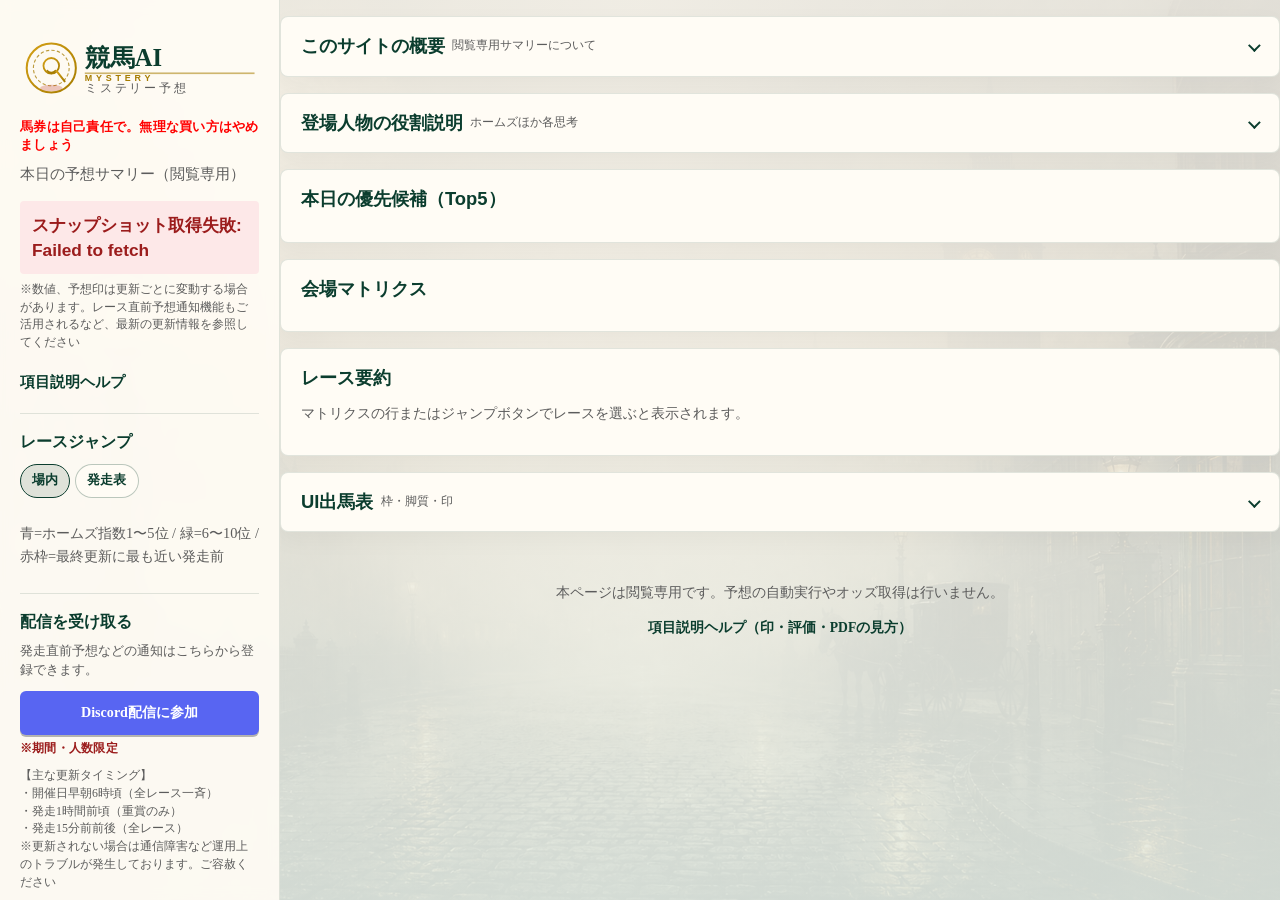
<file: index.html>
<!DOCTYPE html>
<html lang="ja">
<head>
  <meta charset="utf-8" />
  <meta name="viewport" content="width=device-width, initial-scale=1, viewport-fit=cover" />
  <meta name="robots" content="noindex, nofollow, noarchive, nosnippet, noimageindex" />
  <meta name="googlebot" content="noindex, nofollow, noarchive, nosnippet, noimageindex" />
  <title>競馬AI ミステリー予想（閲覧）</title>
  <link rel="icon" href="assets/favicon.svg" type="image/svg+xml" />
  <link rel="preconnect" href="https://fonts.googleapis.com" />
  <link rel="preconnect" href="https://fonts.gstatic.com" crossorigin />
  <link href="https://fonts.googleapis.com/css2?family=M+PLUS+Rounded+1c:wght@700;800&display=swap" rel="stylesheet" />
  <link rel="stylesheet" href="styles.css" />
</head>
<body>
  <div class="layout">
    <aside class="site-sidebar" aria-label="サイト情報">
      <div class="brand-logo" id="brandName">
        <img src="assets/logo_sidebar.svg" alt="競馬AI ミステリー予想" class="brand-logo-img" width="214" height="72" decoding="async" />
      </div>
      <p class="responsible-gaming">馬券は自己責任で。無理な買い方はやめましょう</p>
      <p class="tagline">本日の予想サマリー（閲覧専用）</p>
      <p class="updated" id="updatedAt">更新を読み込み中…</p>
      <p class="update-note">※数値、予想印は更新ごとに変動する場合があります。レース直前予想通知機能もご活用されるなど、最新の更新情報を参照してください</p>
      <p class="nav-links">
        <a href="help.html" target="_blank" rel="noopener noreferrer">項目説明ヘルプ</a>
      </p>
      <section class="sidebar-jumps" id="sidebarJumps" aria-labelledby="sidebarJumpsTitle">
        <h2 class="sidebar-jumps-title" id="sidebarJumpsTitle">レースジャンプ</h2>
        <div class="jump-layout-toggle" role="group" aria-label="ジャンプ配列">
          <button type="button" class="jump-layout-btn active" data-jump-layout="venue" aria-pressed="true">場内</button>
          <button type="button" class="jump-layout-btn" data-jump-layout="timeline" aria-pressed="false">発走表</button>
        </div>
        <div id="venueTabsSidebar" class="tabs sidebar-venue-tabs" role="tablist" aria-label="会場"></div>
        <p class="hint jump-legend sidebar-jump-legend">青=ホームズ指数1〜5位 / 緑=6〜10位 / 赤枠=最終更新に最も近い発走前</p>
        <div id="jumpButtonsSidebar" class="jump-row sidebar-jump-row"></div>
      </section>
      <section class="sidebar-subscribe" aria-labelledby="subscribeTitle">
        <h2 class="sidebar-subscribe-title" id="subscribeTitle">配信を受け取る</h2>
        <p class="sidebar-subscribe-hint">発走直前予想などの通知はこちらから登録できます。</p>
        <div class="cta-row sidebar-cta">
          <div class="sidebar-discord-wrap">
            <a class="btn btn-discord" id="discordCta" href="#" target="_blank" rel="noopener">Discord配信に参加</a>
            <p class="sidebar-limited-note">※期間・人数限定</p>
          </div>
        </div>
        <p class="update-timing" id="updateTiming" aria-label="主な更新タイミング">【主な更新タイミング】
・開催日早朝6時頃（全レース一斉）
・発走1時間前頃（重賞のみ）
・発走15分前前後（全レース）
※更新されない場合は通信障害など運用上のトラブルが発生しております。ご容赦ください</p>
        <details class="sidebar-mark-weekly">
          <summary>【前週の探偵印成績】</summary>
          <div class="sidebar-mark-weekly-body" id="markWeeklyStats">データがありません</div>
        </details>
        <details class="sidebar-dev-notes">
          <summary>【開発ノート】</summary>
          <div class="sidebar-dev-notes-body">
            <p class="sidebar-dev-notes-lead">※制作運用上で感じた個人的感想。参考までに</p>
            <ul class="sidebar-dev-notes-list">
              <li>ワトソンが不人気の馬を本命にしたときは良く感じる</li>
              <li>3ロジックの時の、ほか二つの本命が同じでアイリーンだけが違う馬を本命にしていてかつそれが不人気の場合のアイリーン馬連が強い。夏競馬になって◎ー〇で50倍以上を週に1回以上当ててるイメージ</li>
              <li>3着以内率最下位の馬が思ったより来る</li>
              <li>ミルコデムーロこねぇ</li>
            </ul>
            <p class="sidebar-dev-notes-def">不人気→2桁人気もしくはそれに近い馬</p>
          </div>
        </details>
      </section>
    </aside>

    <div class="site-main" id="siteMain">
      <div
        id="dayClosedOverlay"
        class="day-closed-overlay"
        hidden
        aria-hidden="true"
        role="status"
      >
        <p class="day-closed-message">
          本日の予想公開は終了しました<br />
          次回開催日もよろしくお願いします
        </p>
      </div>
      <div class="acc-toolbar mobile-only" id="accToolbar" hidden>
        <button type="button" class="acc-tool-btn" id="accOpenAll">すべて開く</button>
        <button type="button" class="acc-tool-btn" id="accCloseSecondary">説明を閉じる</button>
      </div>

      <section class="card site-overview acc acc-pc" data-acc="overview" data-default="closed">
        <button type="button" class="acc-toggle" aria-expanded="false">
          <span class="acc-title">このサイトの概要</span>
          <span class="acc-hint">閲覧専用サマリーについて</span>
          <span class="acc-chevron" aria-hidden="true"></span>
        </button>
        <div class="acc-body">
          <div class="overview-body">
            <p>
              本サイトは「競馬AI ミステリー予想」の<strong>閲覧専用</strong>ページです。
              LINE／Discord でお届けする当日予想のサマリーを、ブラウザ上でまとめて確認できます。
              予想の作成・編集や馬券購入は行いません。
            </p>
            <p>
              画面では、当日の優先候補（Top5）、開催場ごとのマトリクス、レース要約、印付き出馬表などを表示します。
              各探偵（ホームズ／ワトソン／アイリーンほか）の役割や項目の意味は「登場人物の役割説明」と
              <a href="help.html" target="_blank" rel="noopener noreferrer">項目説明ヘルプ</a>を参照してください。
            </p>
            <p>
              数値や予想印は更新のたびに変わることがあります。主な更新は開催日早朝の一斉反映のほか、
              重賞の発走前、全レースの発走直前などです。最新は画面上部の更新時刻と通知をご確認ください。
            </p>
            <p class="overview-note">馬券は自己責任で。無理な買い方はやめましょう。</p>
          </div>
        </div>
      </section>

      <section class="card logic-cast acc acc-pc" data-acc="logic" data-default="closed">
        <button type="button" class="acc-toggle" aria-expanded="false">
          <span class="acc-title">登場人物の役割説明</span>
          <span class="acc-hint">ホームズほか各思考</span>
          <span class="acc-chevron" aria-hidden="true"></span>
        </button>
        <div class="acc-body">
          <div class="logic-blurbs">
            <p class="logic-blurb is-meta" data-cast="holmes">
              <img class="logic-cast-icon" src="assets/cast/holmes.png" alt="" width="48" height="48" decoding="async" />
              <span class="logic-blurb-body"><strong>ホームズ</strong> … 全体メタ。各探偵の印を横断して「このレースは誰の思考を本線にするか」を決め、ホームズ指数で当日の優先度も付ける。</span>
            </p>
            <p class="logic-blurb" data-cast="watson">
              <img class="logic-cast-icon" src="assets/cast/watson.png" alt="" width="48" height="48" decoding="async" />
              <span class="logic-blurb-body"><strong>ワトソン</strong> … 手堅さ・安定志向。勝ちやすさや再現性を重視し、崩れにくい本線を組み立てる。派手な穴狙いより、堅実に残せる印付けが役割。</span>
            </p>
            <p class="logic-blurb" data-cast="irene">
              <img class="logic-cast-icon" src="assets/cast/irene.png" alt="" width="48" height="48" decoding="async" />
              <span class="logic-blurb-body"><strong>アイリーン</strong> … 妙味・回収志向。オッズ妙味を軸に勝負強さを見極め、本勝負／絞り推し／様子見／勝負見送りで買う強さを切り替える。</span>
            </p>
            <p class="logic-blurb" data-cast="moriarty">
              <img class="logic-cast-icon" src="assets/cast/moriarty.png" alt="" width="48" height="48" decoding="async" />
              <span class="logic-blurb-body"><strong>モーリアティ</strong> … 重賞特化。重賞だけで本命線／均衡線／波乱線のシナリオを立て、どの展開想定を本線にするかを決めて推奨買い目へ落とす。</span>
            </p>
            <p class="logic-blurb" data-cast="hunter">
              <img class="logic-cast-icon" src="assets/cast/hunter.png" alt="" width="48" height="48" decoding="async" />
              <span class="logic-blurb-body"><strong>ハンター</strong> … 夏競馬特化。6〜9月の札幌・函館・福島・新潟・小倉（非重賞・新馬以外）向けに、夏のローカル条件へ寄せたモデルで印を付ける。</span>
            </p>
            <p class="logic-blurb" data-cast="hopkins">
              <img class="logic-cast-icon" src="assets/cast/hopkins.png" alt="" width="48" height="48" decoding="async" />
              <span class="logic-blurb-body"><strong>ホプキンス</strong> … 新馬戦特化。実績の薄い新馬戦だけを対象に、新馬向けモデルで評価して印を付ける（未勝利戦は対象外）。</span>
            </p>
          </div>
          <p class="hint">マトリクスの「ホームズ推」＝ホームズによる推奨ロジック。詳細は <a href="help.html" target="_blank" rel="noopener noreferrer">ヘルプ</a>。</p>
        </div>
      </section>

      <section class="card acc" data-acc="top5" data-default="open">
        <button type="button" class="acc-toggle" aria-expanded="true">
          <span class="acc-title">本日の優先候補（Top5）</span>
          <span class="acc-hint">買う候補の入口</span>
          <span class="acc-chevron" aria-hidden="true"></span>
        </button>
        <div class="acc-body">
          <ol id="top5List" class="top5"></ol>
        </div>
      </section>

      <section class="card acc" data-acc="matrix" data-default="open">
        <button type="button" class="acc-toggle" aria-expanded="true">
          <span class="acc-title">会場マトリクス</span>
          <span class="acc-hint">ホームズ推・各印</span>
          <span class="acc-chevron" aria-hidden="true"></span>
        </button>
        <div class="acc-body">
          <div class="matrix-nav mobile-only" id="matrixNavMobile">
            <div id="venueTabs" class="tabs" role="tablist" aria-label="会場"></div>
            <div class="jump-block" id="jumpBlockMain">
              <div class="jump-layout-toggle" role="group" aria-label="ジャンプ配列">
                <button type="button" class="jump-layout-btn active" data-jump-layout="venue" aria-pressed="true">場内</button>
                <button type="button" class="jump-layout-btn" data-jump-layout="timeline" aria-pressed="false">発走表</button>
              </div>
              <p class="hint jump-legend">ジャンプ色: 青=ホームズ指数1〜5位 / 緑=6〜10位 / 赤枠=最終更新に最も近い発走前</p>
              <div id="jumpButtons" class="jump-row"></div>
            </div>
          </div>
          <div class="acc acc-nested acc-mobile-only" data-acc="matrix-list" data-default="closed">
            <button type="button" class="acc-toggle" aria-expanded="false">
              <span class="acc-title">レース一覧</span>
              <span class="acc-hint">ホームズ推・各印</span>
              <span class="acc-chevron" aria-hidden="true"></span>
            </button>
            <div class="acc-body">
              <div id="matrixWrap"></div>
            </div>
          </div>
        </div>
      </section>

      <section class="card acc" id="raceDetailCard" data-acc="race" data-default="open">
        <button type="button" class="acc-toggle" aria-expanded="true">
          <span class="acc-title">レース要約</span>
          <span class="acc-hint">印・PDF</span>
          <span class="acc-chevron" aria-hidden="true"></span>
        </button>
        <div class="acc-body">
          <div id="raceDetail" class="race-detail">
            <p class="hint">マトリクスの行またはジャンプボタンでレースを選ぶと表示されます。</p>
          </div>
        </div>
      </section>

      <section class="card acc acc-pc" id="shutubaCard" data-acc="shutuba" data-default="closed">
        <button type="button" class="acc-toggle" aria-expanded="false">
          <span class="acc-title">UI出馬表</span>
          <span class="acc-hint">枠・脚質・印</span>
          <span class="acc-chevron" aria-hidden="true"></span>
        </button>
        <div class="acc-body">
          <div class="shutuba-toolbar" role="group" aria-label="出馬表の並び替え">
            <span class="shutuba-sort-label">並び</span>
            <button type="button" class="shutuba-sort-btn active" data-shutuba-sort="default" aria-pressed="true">期待率順</button>
            <button type="button" class="shutuba-sort-btn" data-shutuba-sort="umaban" aria-pressed="false">馬番順</button>
          </div>
          <p class="hint shutuba-sort-hint" id="shutubaSortHint">推定3着内率の高い順（本体UIと同じ）</p>
          <div id="shutubaDetail" class="shutuba-detail">
            <p class="hint">レースを選ぶと出馬表が表示されます。</p>
          </div>
        </div>
      </section>

      <footer class="site-footer">
        <p>本ページは閲覧専用です。予想の自動実行やオッズ取得は行いません。</p>
        <p><a href="help.html" target="_blank" rel="noopener noreferrer">項目説明ヘルプ（印・評価・PDFの見方）</a></p>
      </footer>
    </div>
  </div>

  <script src="config.js"></script>
  <script>
    (function () {
      var hide = (window.PUBLIC_VIEWER_CONFIG || {}).SHOW_CAST_ICONS === false;
      document.documentElement.classList.toggle("hide-cast-icons", hide);
    })();
  </script>
  <script src="app.js"></script>
</body>
</html>
</file>
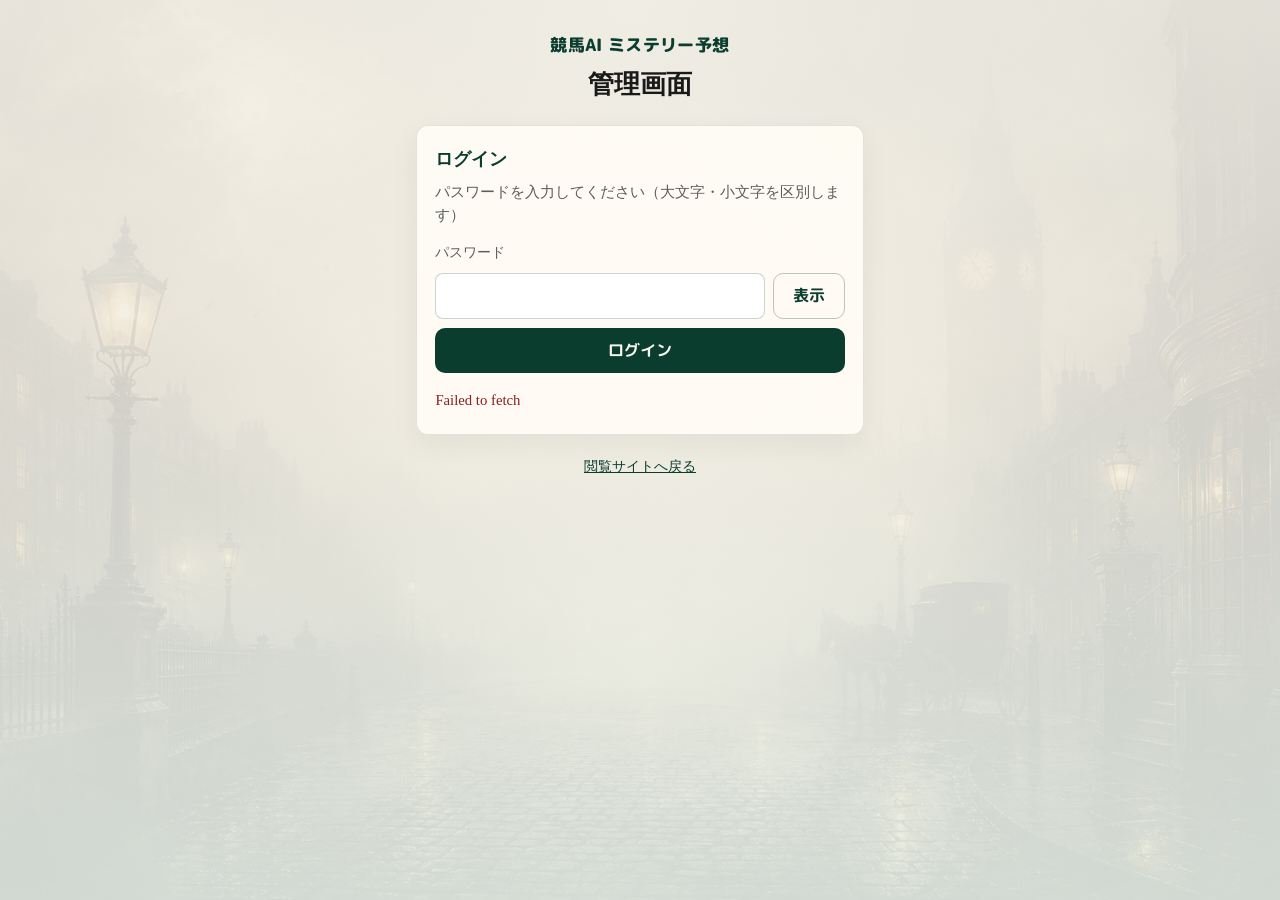
<file: admin/index.html>
<!DOCTYPE html>
<html lang="ja" class="admin-html">
<head>
  <meta charset="utf-8" />
  <meta name="viewport" content="width=device-width, initial-scale=1, viewport-fit=cover" />
  <meta name="robots" content="noindex, nofollow, noarchive, nosnippet, noimageindex" />
  <meta name="googlebot" content="noindex, nofollow, noarchive, nosnippet, noimageindex" />
  <title>管理画面 — 競馬AI ミステリー予想</title>
  <link rel="icon" href="../assets/favicon.svg" type="image/svg+xml" />
  <link rel="preconnect" href="https://fonts.googleapis.com" />
  <link rel="preconnect" href="https://fonts.gstatic.com" crossorigin />
  <link href="https://fonts.googleapis.com/css2?family=M+PLUS+Rounded+1c:wght@700;800&display=swap" rel="stylesheet" />
  <link rel="stylesheet" href="../styles.css" />
  <link rel="stylesheet" href="admin.css" />
</head>
<body class="admin-body">
  <main class="admin-shell" id="adminApp">
    <header class="admin-header">
      <p class="admin-brand">競馬AI ミステリー予想</p>
      <h1 class="admin-title">管理画面</h1>
    </header>

    <section class="admin-card" id="loginPanel">
      <h2 class="admin-section-title">ログイン</h2>
      <p class="admin-hint">パスワードを入力してください（大文字・小文字を区別します）</p>
      <form id="loginForm" class="admin-form" autocomplete="current-password">
        <label class="admin-label" for="passwordInput">パスワード</label>
        <div class="admin-password-row">
          <input
            id="passwordInput"
            class="admin-input"
            type="password"
            name="password"
            required
            autocomplete="current-password"
            inputmode="text"
            spellcheck="false"
            autocapitalize="off"
          />
          <button
            type="button"
            class="admin-btn admin-btn-secondary admin-toggle-pw"
            id="togglePasswordBtn"
            aria-pressed="false"
            aria-label="パスワードを表示"
          >表示</button>
        </div>
        <button type="submit" class="admin-btn admin-btn-primary" id="loginBtn">ログイン</button>
      </form>
      <p class="admin-status" id="loginStatus" role="status" aria-live="polite"></p>
    </section>

    <section class="admin-card" id="menuPanel" hidden>
      <h2 class="admin-section-title">メニュー</h2>
      <p class="admin-hint" id="sessionHint">セッションはログインから10分で自動ログアウトします。開始した処理はログアウト後もサーバー上で継続します。</p>
      <nav class="admin-menu" aria-label="管理メニュー">
        <button type="button" class="admin-btn admin-btn-action" id="btnMorningBulk">一斉予想再実行</button>
        <button type="button" class="admin-btn admin-btn-action" id="btnForcePublish">閲覧サイト強制公開</button>
        <button type="button" class="admin-btn admin-btn-action" id="btnModemReboot">モデム再起動</button>
        <button type="button" class="admin-btn admin-btn-action" id="btnOpsLogs">過去24時間の動作ログ</button>
        <button type="button" class="admin-btn admin-btn-action" id="btnRaceSim">展開シミュレーション</button>
        <button type="button" class="admin-btn admin-btn-secondary" id="btnLogout">ログアウト</button>
      </nav>
      <p class="admin-status" id="menuStatus" role="status" aria-live="polite"></p>

      <div class="admin-data-status" id="dataStatusBox">
        <h3 class="admin-data-status-title">データ更新状況</h3>
        <dl class="admin-data-status-list" id="dataStatusList">
          <div class="admin-data-status-row"><dt>読み込み中…</dt><dd></dd></div>
        </dl>
      </div>
    </section>

    <section class="admin-card" id="raceSimPanel" hidden>
      <div class="admin-logs-head">
        <h2 class="admin-section-title">展開シミュレーション</h2>
        <div class="admin-logs-actions">
          <button type="button" class="admin-btn admin-btn-secondary admin-btn-small" id="btnRaceSimClose">閉じる</button>
        </div>
      </div>
      <p class="admin-hint">
        レースIDと想定条件を入れると、AI 予想をもとに展開アニメーションを生成します。
        当日の予想キャッシュがあれば十数秒、無ければ2〜3分かかります。完了後「展開を開く」で別タブに表示します。
      </p>

      <div class="admin-sim-mode">
        <div class="admin-sim-row">
          <div class="admin-sim-field">
            <p class="admin-label">展開シミュレーションモード（直前予想と並行生成）</p>
            <p class="admin-hint" id="raceSimModeHint">読み込み中…</p>
          </div>
          <button
            type="button"
            class="admin-btn admin-btn-action"
            id="btnRaceSimMode"
            aria-pressed="false"
            disabled
          >読み込み中</button>
        </div>
      </div>
      <div class="admin-form">
        <label class="admin-label" for="raceSimId">レースID（12桁）</label>
        <input
          id="raceSimId"
          class="admin-input"
          type="text"
          inputmode="numeric"
          maxlength="12"
          placeholder="202609030411"
          spellcheck="false"
          autocomplete="off"
        />
        <div class="admin-sim-row">
          <div class="admin-sim-field">
            <label class="admin-label" for="raceSimWeather">天候</label>
            <select id="raceSimWeather" class="admin-input">
              <option value="晴" selected>晴</option>
              <option value="曇">曇</option>
              <option value="小雨">小雨</option>
              <option value="雨">雨</option>
              <option value="雪">雪</option>
            </select>
          </div>
          <div class="admin-sim-field">
            <label class="admin-label" for="raceSimBaba">馬場状態</label>
            <select id="raceSimBaba" class="admin-input">
              <option value="良" selected>良</option>
              <option value="稍重">稍重</option>
              <option value="重">重</option>
              <option value="不良">不良</option>
            </select>
          </div>
        </div>
        <div class="admin-sim-row">
          <button type="button" class="admin-btn admin-btn-primary" id="btnRaceSimRun">生成を開始</button>
          <button type="button" class="admin-btn admin-btn-action" id="btnRaceSimOpen" disabled>展開を開く</button>
          <button type="button" class="admin-btn admin-btn-secondary" id="btnRaceSimReset">生成物をリセット</button>
        </div>
      </div>
      <p class="admin-status" id="raceSimStatus" role="status" aria-live="polite"></p>
      <pre class="admin-sim-log" id="raceSimLog" hidden></pre>
    </section>

    <section class="admin-card" id="logsPanel" hidden>
      <div class="admin-logs-head">
        <h2 class="admin-section-title">過去24時間の動作ログ</h2>
        <div class="admin-logs-actions">
          <button type="button" class="admin-btn admin-btn-secondary admin-btn-small" id="btnLogsRefresh">更新</button>
          <button type="button" class="admin-btn admin-btn-secondary admin-btn-small" id="btnLogsClose">閉じる</button>
        </div>
      </div>
      <p class="admin-hint" id="logsMeta">読み込み中…</p>
      <div class="admin-logs-list" id="logsList" role="log" aria-live="polite"></div>
      <p class="admin-status" id="logsStatus" role="status"></p>
    </section>

    <p class="admin-foot">
      <a href="../index.html">閲覧サイトへ戻る</a>
    </p>
  </main>

  <script src="../config.js"></script>
  <script src="admin.js"></script>
</body>
</html>
</file>
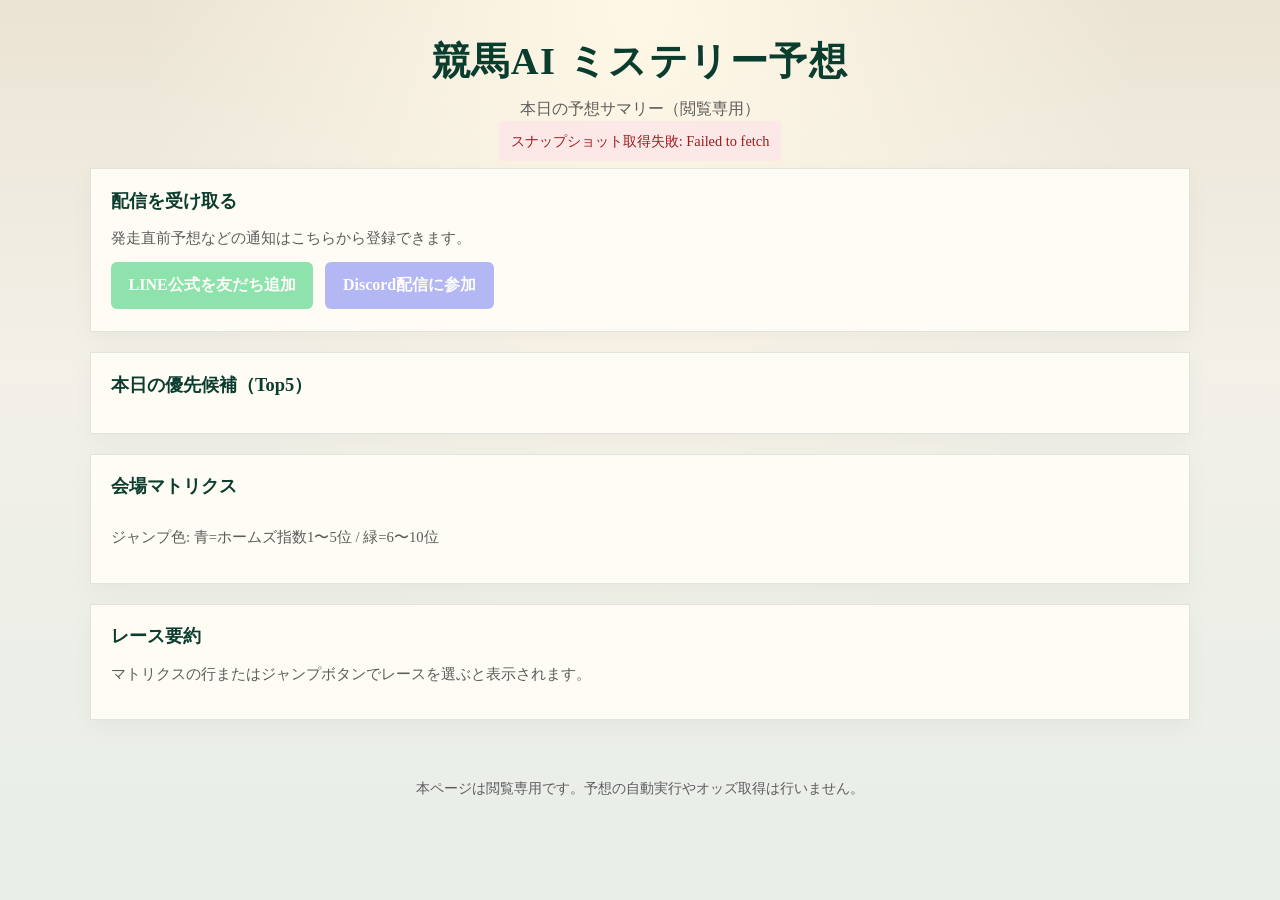
<file: docs/index.html>
<!DOCTYPE html>
<html lang="ja">
<head>
  <meta charset="utf-8" />
  <meta name="viewport" content="width=device-width, initial-scale=1" />
  <title>競馬AI ミステリー予想（閲覧）</title>
  <link rel="stylesheet" href="styles.css" />
</head>
<body>
  <header class="site-header">
    <div class="brand" id="brandName">競馬AI ミステリー予想</div>
    <p class="tagline">本日の予想サマリー（閲覧専用）</p>
    <p class="updated" id="updatedAt">更新を読み込み中…</p>
  </header>

  <section class="subscribe card">
    <h2>配信を受け取る</h2>
    <p class="hint">発走直前予想などの通知はこちらから登録できます。</p>
    <div class="cta-row">
      <a class="btn btn-line" id="lineCta" href="#" target="_blank" rel="noopener">LINE公式を友だち追加</a>
      <a class="btn btn-discord" id="discordCta" href="#" target="_blank" rel="noopener">Discord配信に参加</a>
    </div>
  </section>

  <section class="card">
    <h2>本日の優先候補（Top5）</h2>
    <ol id="top5List" class="top5"></ol>
  </section>

  <section class="card">
    <h2>会場マトリクス</h2>
    <div id="venueTabs" class="tabs" role="tablist"></div>
    <div id="matrixWrap" class="table-wrap"></div>
    <p class="hint jump-legend">ジャンプ色: 青=ホームズ指数1〜5位 / 緑=6〜10位</p>
    <div id="jumpButtons" class="jump-row"></div>
  </section>

  <section class="card" id="raceDetailCard">
    <h2>レース要約</h2>
    <div id="raceDetail" class="race-detail">
      <p class="hint">マトリクスの行またはジャンプボタンでレースを選ぶと表示されます。</p>
    </div>
  </section>

  <footer class="site-footer">
    <p>本ページは閲覧専用です。予想の自動実行やオッズ取得は行いません。</p>
  </footer>

  <script src="config.js"></script>
  <script src="app.js"></script>
</body>
</html>
</file>
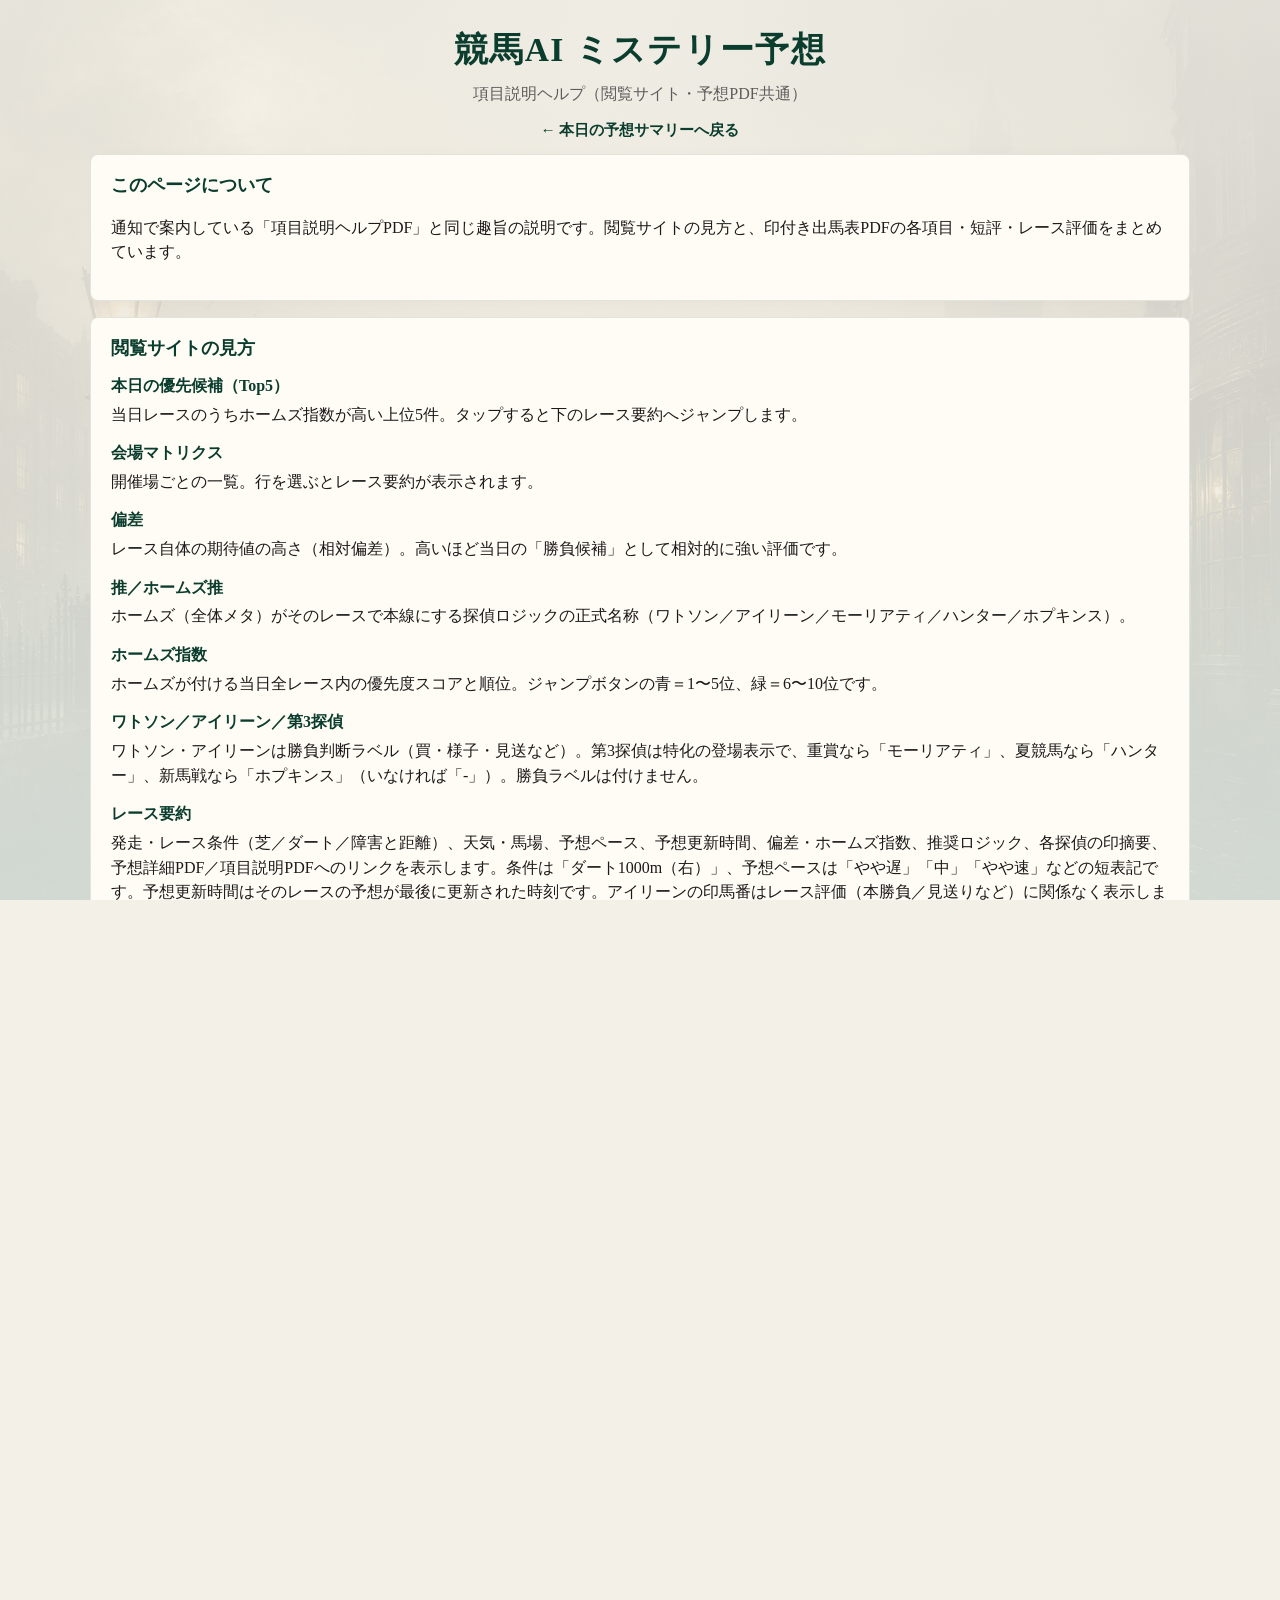
<file: help.html>
<!DOCTYPE html>
<html lang="ja">
<head>
  <meta charset="utf-8" />
  <meta name="viewport" content="width=device-width, initial-scale=1, viewport-fit=cover" />
  <meta name="robots" content="noindex, nofollow, noarchive, nosnippet, noimageindex" />
  <meta name="googlebot" content="noindex, nofollow, noarchive, nosnippet, noimageindex" />
  <title>項目説明ヘルプ｜競馬AI ミステリー予想</title>
  <link rel="icon" href="assets/favicon.svg" type="image/svg+xml" />
  <link rel="stylesheet" href="styles.css" />
</head>
<body class="help-page">
  <header class="site-header">
    <div class="brand" id="brandName">競馬AI ミステリー予想</div>
    <p class="tagline">項目説明ヘルプ（閲覧サイト・予想PDF共通）</p>
    <p class="nav-links">
      <a href="index.html">← 本日の予想サマリーへ戻る</a>
    </p>
  </header>

  <section class="card">
    <h2>このページについて</h2>
    <p>通知で案内している「項目説明ヘルプPDF」と同じ趣旨の説明です。閲覧サイトの見方と、印付き出馬表PDFの各項目・短評・レース評価をまとめています。</p>
  </section>

  <section class="card">
    <h2>閲覧サイトの見方</h2>
    <dl class="help-dl">
      <dt>本日の優先候補（Top5）</dt>
      <dd>当日レースのうちホームズ指数が高い上位5件。タップすると下のレース要約へジャンプします。</dd>
      <dt>会場マトリクス</dt>
      <dd>開催場ごとの一覧。行を選ぶとレース要約が表示されます。</dd>
      <dt>偏差</dt>
      <dd>レース自体の期待値の高さ（相対偏差）。高いほど当日の「勝負候補」として相対的に強い評価です。</dd>
      <dt>推／ホームズ推</dt>
      <dd>ホームズ（全体メタ）がそのレースで本線にする探偵ロジックの正式名称（ワトソン／アイリーン／モーリアティ／ハンター／ホプキンス）。</dd>
      <dt>ホームズ指数</dt>
      <dd>ホームズが付ける当日全レース内の優先度スコアと順位。ジャンプボタンの青＝1〜5位、緑＝6〜10位です。</dd>
      <dt>ワトソン／アイリーン／第3探偵</dt>
      <dd>ワトソン・アイリーンは勝負判断ラベル（買・様子・見送など）。第3探偵は特化の登場表示で、重賞なら「モーリアティ」、夏競馬なら「ハンター」、新馬戦なら「ホプキンス」（いなければ「-」）。勝負ラベルは付けません。</dd>
      <dt>レース要約</dt>
      <dd>発走・レース条件（芝／ダート／障害と距離）、天気・馬場、予想ペース、予想更新時間、偏差・ホームズ指数、推奨ロジック、各探偵の印摘要、予想詳細PDF／項目説明PDFへのリンクを表示します。条件は「ダート1000m（右）」、予想ペースは「やや遅」「中」「やや速」などの短表記です。予想更新時間はそのレースの予想が最後に更新された時刻です。アイリーンの印馬番はレース評価（本勝負／見送りなど）に関係なく表示します。</dd>
      <dt>UI出馬表の並び</dt>
      <dd>「期待率順」は推定3着内率の高い順（本体アプリの出馬表と同じ）。「馬番順」は馬番の小さい順。選択はブラウザに記憶されます。</dd>
    </dl>
  </section>

  <section class="card">
    <h2>探偵ロジック</h2>
    <dl class="help-dl">
      <dt>ホームズ（全体メタ）</dt>
      <dd>各探偵の印を横断し、レースごとの推奨ロジック（ホームズ推）とホームズ指数を決める。</dd>
      <dt>ワトソン</dt>
      <dd>手堅さ・安定志向の印。</dd>
      <dt>アイリーン</dt>
      <dd>妙味重視の印。短評ではレース評価（本勝負／絞り推し／様子見／勝負見送り）と推奨買い目に触れます。</dd>
      <dt>モーリアティ</dt>
      <dd>重賞特化。重賞時のみ「本命線／均衡線／波乱線」などのシナリオと推奨買い目を示します。</dd>
      <dt>ハンター</dt>
      <dd>夏競馬特化。6〜9月・札幌／函館／福島／新潟／小倉・非重賞・新馬戦以外で専用モデルから付与。</dd>
      <dt>ホプキンス</dt>
      <dd>新馬戦特化。レース名に「新馬」を含む戦（未勝利戦除く）で専用モデルから付与。</dd>
    </dl>
    <p class="hint">短評の並びは、該当時にハンター／ホプキンス → ワトソン → アイリーン → モーリアティの順です。直前の【ホームズ推奨】はメタの推薦です。</p>
  </section>

  <section class="card">
    <h2>レース評価段階（アイリーン短評内）</h2>
    <dl class="help-dl">
      <dt>本勝負</dt>
      <dd>強気。本命軸に全印へ流しを推奨。</dd>
      <dt>絞り推し</dt>
      <dd>慎重。本命単複や、本命から比較的重い印のみへ流しを推奨。</dd>
      <dt>様子見</dt>
      <dd>見送り寄りだが条件はボーダー付近。余力があれば◎−○▲。</dd>
      <dt>勝負見送り</dt>
      <dd>勝負条件に到達しておらず、勝ちを重視するなら見送り推奨。</dd>
    </dl>
    <p class="hint">アイリーンのレース評価は、全勝負レースの想定買い目のワイドを均等買いした場合に的中率20％・回収率110%を目標とした判定基準です。</p>
  </section>

  <section class="card">
    <h2>期待値ランク（レース自体の期待値の高さ）</h2>
    <dl class="help-dl">
      <dt>∞</dt>
      <dd>偏差70以上。何らかの要素が異常に高く評価されている可能性があり、額面通りの評価がし難い（過信禁物）。A／B帯より慎重な運用を推奨。</dd>
      <dt>S</dt>
      <dd>偏差65–69。高水準本命帯。</dd>
      <dt>A+〜D</dt>
      <dd>偏差60未満から段階的に低下。詳細は予想画面・PDFの期待値ランク表示を参照。</dd>
    </dl>
  </section>

  <section class="card">
    <h2>印付き出馬表PDFの主な項目</h2>
    <dl class="help-dl">
      <dt>枠番／馬番／馬名</dt>
      <dd>枠・馬番・出走馬名。馬名右に色付き略号（D＝初ダート、B＝ブリンカー継続、NB＝初／非継続ブリンカー）が付く場合あり。</dd>
      <dt>性齢／斤量／騎手／脚質</dt>
      <dd>性別と年齢、負担重量、騎手、推定脚質（逃げ／先行／差し／追込など）。</dd>
      <dt>単勝／人気</dt>
      <dd>単勝オッズと想定人気。オッズは推定補完値が入る場合あり。</dd>
      <dt>勝期待%／3着期待%</dt>
      <dd>推定勝率・推定3着内率（%）。</dd>
      <dt>馬指数</dt>
      <dd>当レース出走馬の総合評価の相対指標（推定勝率・3着内率から算出）。騎手・コース条件などが推定に含まれるため、純粋な馬単体の能力ではない。レース内1位＝100。</dd>
      <dt>ワト／アイ／モリ／ハン／ホプ</dt>
      <dd>各ロジックの印列。該当しないロジックは空欄や「-」になります。</dd>
    </dl>
  </section>

  <section class="card">
    <h2>危険な人気馬（AI・任意ON時）</h2>
    <p>【切る理由】【買うなら見る点】の2部構成です。印なし人気馬の実戦勝ちも踏まえ、切る検討と買う場合の評価点を示します。</p>
  </section>

  <section class="card">
    <h2>補足</h2>
    <ul class="help-list">
      <li>指標は予測ロジック更新により将来変更される場合があります。</li>
      <li>各レースの「項目説明PDF」リンクは、通知時と同じヘルプPDFへの直リンクです。</li>
      <li>本サイトは閲覧専用です。予想の自動実行やオッズ取得は行いません。</li>
    </ul>
  </section>

  <footer class="site-footer">
    <p><a href="index.html">本日の予想サマリーへ戻る</a></p>
  </footer>

  <script src="config.js"></script>
  <script>
    (function () {
      var cfg = window.PUBLIC_VIEWER_CONFIG || {};
      if (cfg.BRAND_NAME) {
        var el = document.getElementById("brandName");
        if (el) el.textContent = cfg.BRAND_NAME;
        document.title = "項目説明ヘルプ｜" + cfg.BRAND_NAME;
      }
    })();
  </script>
</body>
</html>
</file>
<file: styles.css>
:root {
  --bg: #f3f0e8;
  --ink: #1a1a1a;
  --muted: #5c5c5c;
  --card: #fffcf5;
  --line: #06c755;
  --discord: #5865f2;
  --blue: rgba(66, 133, 244, 0.22);
  --blue-b: rgba(66, 133, 244, 0.55);
  --green: rgba(52, 168, 83, 0.22);
  --green-b: rgba(52, 168, 83, 0.55);
  --accent: #0b3d2e;
  --pad: clamp(0.75rem, 3.5vw, 1.25rem);
  --touch: 44px;
}

* { box-sizing: border-box; }
html {
  -webkit-text-size-adjust: 100%;
  text-size-adjust: 100%;
}
body {
  margin: 0;
  font-family: "Hiragino Mincho ProN", "Yu Mincho", "Noto Serif JP", serif;
  color: var(--ink);
  background:
    radial-gradient(ellipse at top, #fff8e7 0%, transparent 55%),
    linear-gradient(180deg, #ebe4d4 0%, var(--bg) 40%, #e7efe8 100%);
  min-height: 100vh;
  line-height: 1.55;
  overflow-x: hidden;
  padding-left: env(safe-area-inset-left);
  padding-right: env(safe-area-inset-right);
  padding-bottom: env(safe-area-inset-bottom);
}

@media (min-width: 721px) {
  html,
  body {
    height: 100%;
    overflow: hidden;
  }
  body {
    background-color: var(--bg);
    background-image:
      linear-gradient(
        180deg,
        rgba(243, 240, 232, 0.92) 0%,
        rgba(243, 240, 232, 0.86) 42%,
        rgba(231, 239, 232, 0.9) 100%
      ),
      radial-gradient(ellipse at 50% 0%, rgba(255, 248, 231, 0.65) 0%, transparent 58%),
      url("assets/bg-holmes-pattern-b-foggy-london-street.png");
    background-position: center top, center top, center top;
    background-size: auto, auto, cover;
    background-repeat: no-repeat, no-repeat, no-repeat;
    background-attachment: scroll, scroll, fixed;
  }
}

.layout {
  min-height: 100vh;
  position: relative;
  isolation: isolate;
}

.site-sidebar {
  position: relative;
  z-index: 100;
  padding: 1.25rem var(--pad) 1rem;
  text-align: center;
  border-bottom: 1px solid rgba(11, 61, 46, 0.1);
  background: rgba(255, 252, 245, 0.92);
  backdrop-filter: blur(6px);
}
.site-main {
  min-width: 0;
  position: relative;
  z-index: 1;
  isolation: isolate;
  overflow-x: clip;
  contain: paint;
}

/* 開催日終了後: 右ペインのみ白レイヤー（見た目）。クリックは本編だけ無効化しサイドバーは常に有効 */
.day-closed-overlay {
  display: none;
  position: absolute;
  inset: 0;
  z-index: 2;
  align-items: center;
  justify-content: center;
  padding: clamp(1.25rem, 4vw, 2.5rem);
  background: rgba(255, 255, 255, 0.5);
  /* ヒットテストを取らない → サイドバーへクリックが届く */
  pointer-events: none;
  max-width: 100%;
  box-sizing: border-box;
}
body.is-day-closed .day-closed-overlay {
  display: flex;
}
body.is-day-closed .site-main {
  overflow: hidden;
  /* 本編（白レイヤー下のリンク等）は操作不可 */
  pointer-events: none;
}
body.is-day-closed .site-sidebar {
  position: relative;
  z-index: 9999;
  pointer-events: auto;
  /* 白レイヤーが被っても薄く見えないよう不透明に */
  background: #fffcf5;
  backdrop-filter: none;
}
body.is-day-closed .site-sidebar a:not([aria-disabled="true"]),
body.is-day-closed .site-sidebar button:not([aria-disabled="true"]) {
  position: relative;
  z-index: 9999;
  pointer-events: auto !important;
}
.day-closed-message {
  margin: 0;
  max-width: 18em;
  text-align: center;
  color: #d40000;
  font-weight: 800;
  font-size: clamp(1.55rem, 3.6vw, 2.85rem);
  line-height: 1.45;
  letter-spacing: 0.04em;
  font-family:
    "創英角ポップ体",
    "Soei Kakugothic Pop",
    "SoeiKakugothicPop",
    "Souei Kaku Pop",
    "M PLUS Rounded 1c",
    "Hiragino Maru Gothic ProN",
    "Yu Gothic",
    sans-serif;
  text-shadow:
    0 1px 0 rgba(255, 255, 255, 0.85),
    0 0 12px rgba(255, 255, 255, 0.55);
}

.brand-logo {
  margin: 0 auto;
  line-height: 0;
  max-width: 280px;
  padding: 0;
  background: transparent;
  box-sizing: border-box;
}
.brand-logo-img {
  display: block;
  width: 100%;
  height: auto;
  max-width: 240px;
  margin: 0 auto;
  pointer-events: none;
  user-select: none;
}
.responsible-gaming {
  margin: 0.55rem 0 0;
  color: #ff0000;
  font-size: 0.82rem;
  font-weight: 800;
  line-height: 1.4;
  letter-spacing: 0.02em;
}
.brand {
  font-size: clamp(1.35rem, 5.5vw, 2.1rem);
  font-weight: 700;
  letter-spacing: 0.04em;
  color: var(--accent);
  word-break: keep-all;
  overflow-wrap: anywhere;
}
.tagline { margin: 0.35rem 0 0; color: var(--muted); font-size: clamp(0.88rem, 3.2vw, 1rem); }
.updated {
  margin: 0.65rem 0 0;
  font-family: "創英角ポップ体", "SoeiKakugothicPop", "Souei Kaku Pop", "Hiragino Maru Gothic ProN", "Yu Gothic", sans-serif;
  font-size: 1.05rem;
  font-weight: 700;
  color: var(--accent);
  line-height: 1.4;
  white-space: pre-line;
  transition: color 0.3s ease, background-color 0.3s ease;
}
.updated.just-updated {
  color: #084032;
  background: rgba(11, 61, 46, 0.1);
  border-radius: 4px;
  padding: 0.15rem 0.35rem;
}
.update-note {
  margin: 0.4rem 0 0;
  color: var(--muted);
  font-size: 0.78rem;
  line-height: 1.45;
  text-align: left;
}
.update-timing {
  margin: 0.75rem 0 0;
  padding: 0;
  color: var(--muted);
  font-size: 0.76rem;
  line-height: 1.5;
  text-align: left;
  white-space: pre-line;
}
.sidebar-mark-weekly,
.sidebar-dev-notes {
  margin: 0.65rem 0 0;
  padding: 0;
  border: 0;
  color: var(--muted);
  font-size: 0.76rem;
  line-height: 1.5;
  text-align: left;
}
.sidebar-mark-weekly > summary,
.sidebar-dev-notes > summary {
  list-style: none;
  cursor: pointer;
  display: flex;
  align-items: center;
  gap: 0.35rem;
  min-height: 0;
  /* update-timing と同じ実寸（太字だと大きく見えるので weight も揃える） */
  font-size: 0.76rem;
  font-weight: 400;
  line-height: 1.5;
  color: var(--accent);
  user-select: none;
}
.sidebar-mark-weekly > summary::-webkit-details-marker,
.sidebar-dev-notes > summary::-webkit-details-marker {
  display: none;
}
.sidebar-mark-weekly > summary::after,
.sidebar-dev-notes > summary::after {
  content: "";
  width: 0.4rem;
  height: 0.4rem;
  border-right: 1.5px solid var(--accent);
  border-bottom: 1.5px solid var(--accent);
  transform: rotate(45deg);
  margin-top: -0.1rem;
  transition: transform 0.15s ease;
  flex: 0 0 auto;
}
.sidebar-mark-weekly[open] > summary::after,
.sidebar-dev-notes[open] > summary::after {
  transform: rotate(-135deg);
  margin-top: 0.1rem;
}
.sidebar-mark-weekly-body,
.sidebar-dev-notes-body {
  margin-top: 0.35rem;
  padding-top: 0.35rem;
  border-top: 1px solid rgba(11, 61, 46, 0.08);
  font-size: inherit;
  line-height: inherit;
}
.sidebar-mark-weekly-body {
  white-space: pre-line;
}
.sidebar-mark-weekly-logic + .sidebar-mark-weekly-logic {
  margin-top: 0.55rem;
}
.sidebar-dev-notes-lead,
.sidebar-dev-notes-def {
  margin: 0;
  font-size: inherit;
  line-height: inherit;
}
.sidebar-dev-notes-list {
  margin: 0.3rem 0;
  padding: 0 0 0 1.05rem;
  font-size: inherit;
  line-height: inherit;
}
.sidebar-dev-notes-list li + li {
  margin-top: 0.3rem;
}
.sidebar-dev-notes-def {
  margin-top: 0.35rem;
}
.nav-links {
  margin: 0.75rem 0 0;
  font-size: 0.95rem;
}

.sidebar-subscribe {
  margin-top: 1.15rem;
  padding-top: 1rem;
  border-top: 1px solid rgba(11, 61, 46, 0.12);
  text-align: left;
}
.sidebar-subscribe-title {
  margin: 0;
  font-size: 1rem;
  font-weight: 700;
  color: var(--accent);
}
.sidebar-subscribe-hint {
  margin: 0.4rem 0 0.75rem;
  color: var(--muted);
  font-size: 0.82rem;
  line-height: 1.45;
}
.sidebar-cta {
  flex-direction: column;
  gap: 0.5rem;
}
.sidebar-cta .btn {
  width: 100%;
  font-size: 0.88rem;
  padding: 0.6rem 0.85rem;
}
.sidebar-discord-wrap {
  display: flex;
  flex-direction: column;
  gap: 0.25rem;
}
.sidebar-limited-note {
  margin: 0;
  font-size: 0.78rem;
  font-weight: 700;
  color: #9b1c1c;
  letter-spacing: 0.02em;
}

.card {
  margin: 0 var(--pad) 1rem;
  max-width: 1100px;
  padding: 1rem var(--pad) 1.15rem;
  background: var(--card);
  border: 1px solid rgba(11, 61, 46, 0.12);
  box-shadow: 0 8px 24px rgba(26, 26, 26, 0.04);
  border-radius: 8px;
}
@media (min-width: 1140px) {
  .site-main .card { margin-left: auto; margin-right: auto; }
}
.card h2 {
  margin: 0 0 0.75rem;
  font-size: clamp(1.05rem, 3.8vw, 1.15rem);
  color: var(--accent);
}

@media (min-width: 721px) {
  .layout {
    display: grid;
    grid-template-columns: minmax(220px, 280px) minmax(0, 1fr);
    height: 100%;
    max-height: 100%;
    overflow: hidden;
  }
  .site-sidebar {
    height: 100%;
    max-height: 100%;
    overflow-x: hidden;
    overflow-y: auto;
    overscroll-behavior: contain;
    -webkit-overflow-scrolling: touch;
    padding: 1.75rem 1.25rem 2rem;
    text-align: left;
    border-bottom: 0;
    border-right: 1px solid rgba(11, 61, 46, 0.12);
    background: rgba(255, 252, 245, 0.92);
  }
  .site-sidebar .brand-logo {
    margin: 0;
    max-width: none;
  }
  .site-sidebar .brand-logo-img {
    max-width: 100%;
  }
  .site-sidebar .responsible-gaming {
    margin-top: 0.65rem;
    font-size: 0.8rem;
  }
  .site-sidebar .brand {
    font-size: clamp(1.25rem, 1.6vw, 1.7rem);
    line-height: 1.35;
  }
  .site-sidebar .tagline {
    margin-top: 0.55rem;
    font-size: 0.92rem;
  }
  .site-sidebar .updated {
    margin-top: 0.95rem;
    font-size: 1.08rem;
    font-weight: 700;
    line-height: 1.4;
  }
  .site-sidebar .update-note {
    margin-top: 0.45rem;
    font-size: 0.76rem;
  }
  .site-sidebar .update-timing {
    margin-top: 0.55rem;
    font-size: 0.74rem;
  }
  .site-sidebar .sidebar-mark-weekly,
  .site-sidebar .sidebar-dev-notes {
    font-size: 0.74rem;
  }
  .site-sidebar .sidebar-mark-weekly > summary,
  .site-sidebar .sidebar-dev-notes > summary {
    font-size: 0.74rem;
    font-weight: 400;
    line-height: 1.5;
  }
  .site-sidebar .nav-links {
    margin-top: 1.15rem;
  }
  .site-sidebar .sidebar-jumps {
    display: block;
    margin-top: 1.25rem;
  }
  .pc-only {
    display: block !important;
  }
  .site-main {
    height: 100%;
    max-height: 100%;
    overflow-x: hidden;
    overflow-y: auto;
    overscroll-behavior: contain;
    -webkit-overflow-scrolling: touch;
    padding-top: 1rem;
  }
  .acc-toolbar {
    margin-left: var(--pad);
    margin-right: var(--pad);
  }
}

.mobile-only { display: none; }
.pc-only { display: block; }

/* レースジャンプは PC サイドバー専用（モバイルはマトリクス内） */
.sidebar-jumps {
  display: none;
  margin-top: 1.15rem;
  padding-top: 1rem;
  border-top: 1px solid rgba(11, 61, 46, 0.12);
  text-align: left;
}
.sidebar-jumps-title {
  margin: 0 0 0.55rem;
  font-size: 1rem;
  font-weight: 700;
  color: var(--accent);
}
.sidebar-venue-tabs {
  margin-bottom: 0.65rem;
  flex-wrap: wrap;
  overflow-x: visible;
}
.sidebar-venue-tabs .tab {
  min-height: 2.35rem;
  padding: 0.35rem 0.75rem;
  font-size: 0.88rem;
}
.sidebar-jump-legend {
  margin: 0 0 0.55rem;
  font-size: 0.78rem;
}
.sidebar-jump-row {
  margin: 0;
  grid-template-columns: repeat(4, minmax(0, 1fr));
}
.sidebar-jump-row .jump {
  min-height: 2.4rem;
  font-size: 0.88rem;
  padding: 0.35rem 0.15rem;
}
.jump.is-selected {
  outline: 2px solid var(--accent);
  outline-offset: 1px;
  font-weight: 800;
}

.acc-toolbar {
  margin: 0 var(--pad) 0.75rem;
  max-width: 1100px;
  flex-wrap: wrap;
  gap: 0.45rem;
}
.acc-tool-btn {
  min-height: 2.4rem;
  padding: 0.35rem 0.75rem;
  border: 1px solid rgba(11, 61, 46, 0.28);
  border-radius: 999px;
  background: rgba(255, 252, 245, 0.9);
  color: var(--accent);
  font-family: inherit;
  font-size: 0.85rem;
  font-weight: 600;
  cursor: pointer;
}

.acc-toggle {
  display: none;
}
.acc-body {
  display: block;
}

/* 入れ子アコーディオン（PCでは見出しなし・常時表示） */
.acc-nested {
  margin: 0;
  padding: 0;
  border: 0;
  box-shadow: none;
  background: transparent;
}
.acc-nested.acc-mobile-only > .acc-toggle {
  display: none;
}
.acc-nested.acc-mobile-only > .acc-body {
  display: block;
  padding: 0;
  border: 0;
}

.hint { margin: 0 0 0.75rem; color: var(--muted); font-size: 0.9rem; }

.overview-body {
  display: grid;
  gap: 0.75rem;
  margin: 0;
}
.overview-body p {
  margin: 0;
  font-size: clamp(0.88rem, 3.4vw, 0.95rem);
  line-height: 1.6;
  overflow-wrap: anywhere;
}
.overview-body a {
  color: var(--accent);
  font-weight: 600;
}
.overview-note {
  color: #9b1c1c;
  font-weight: 700;
}

.logic-blurbs {
  display: grid;
  gap: 0.55rem;
  margin: 0 0 0.75rem;
}
.logic-blurb {
  margin: 0;
  padding: 0.65rem 0.8rem;
  border-left: 3px solid rgba(11, 61, 46, 0.28);
  background: #fff;
  font-size: clamp(0.88rem, 3.4vw, 0.95rem);
  line-height: 1.55;
  overflow-wrap: anywhere;
  /* 既定: ピクトグラム付き（見本どおり） */
  display: flex;
  align-items: flex-start;
  gap: 0.65rem;
}
.logic-blurb.is-meta {
  border-left-color: var(--accent);
  background: rgba(11, 61, 46, 0.12);
}
.logic-cast-icon {
  display: block;
  flex: 0 0 auto;
  /* 従来 2.5rem から縦横比維持で 20% 拡大 */
  width: 3rem;
  height: 3rem;
  margin-top: 0.1rem;
  border-radius: 50%;
  object-fit: cover;
  background: #fffef8;
  box-shadow: 0 0 0 1px rgba(11, 61, 46, 0.18);
}
.logic-blurb-body {
  display: block;
  flex: 1 1 auto;
  min-width: 0;
}
/* 旧表示へ戻す: config SHOW_CAST_ICONS=false → html.hide-cast-icons */
html.hide-cast-icons .logic-blurb {
  display: block;
  gap: 0;
}
html.hide-cast-icons .logic-cast-icon {
  display: none;
}
html.hide-cast-icons .logic-blurb-body {
  display: contents;
}
.logic-cast .hint a {
  color: var(--accent);
  font-weight: 600;
}

.cta-row {
  display: flex;
  flex-wrap: wrap;
  gap: 0.65rem;
}
.btn {
  display: inline-flex;
  align-items: center;
  justify-content: center;
  min-height: var(--touch);
  padding: 0.7rem 1.1rem;
  border-radius: 6px;
  text-decoration: none;
  font-weight: 700;
  font-family: inherit;
  font-size: 0.95rem;
  color: #fff;
  text-align: center;
}
.btn-line { background: var(--line); }
.btn-discord {
  background: var(--discord);
  color: #fff;
  opacity: 1;
  box-shadow: 0 2px 0 rgba(47, 49, 54, 0.35);
  transition:
    background-color 0.15s ease,
    box-shadow 0.15s ease,
    transform 0.12s ease,
    filter 0.15s ease;
}
.btn-discord:not([aria-disabled="true"]):hover {
  background: #4752c4;
  filter: brightness(1.06);
  box-shadow:
    0 3px 0 rgba(47, 49, 54, 0.4),
    0 6px 16px rgba(88, 101, 242, 0.35);
  transform: translateY(-1px);
}
.btn-discord:not([aria-disabled="true"]):active {
  background: #3c45a5;
  filter: brightness(0.96);
  box-shadow: 0 1px 0 rgba(47, 49, 54, 0.45);
  transform: translateY(1px);
}
.btn-discord:not([aria-disabled="true"]):focus-visible {
  outline: 2px solid #5865f2;
  outline-offset: 3px;
}
body.is-day-closed .btn-discord:not([aria-disabled="true"]) {
  opacity: 1;
  background: #5865f2;
  box-shadow:
    0 0 0 2px rgba(88, 101, 242, 0.35),
    0 4px 14px rgba(88, 101, 242, 0.4);
}
body.is-day-closed .btn-discord:not([aria-disabled="true"]):hover {
  background: #4752c4;
  box-shadow:
    0 0 0 2px rgba(88, 101, 242, 0.45),
    0 6px 18px rgba(88, 101, 242, 0.5);
}
body.is-day-closed .btn-discord:not([aria-disabled="true"]):active {
  background: #3c45a5;
  box-shadow:
    0 0 0 2px rgba(88, 101, 242, 0.3),
    0 2px 8px rgba(88, 101, 242, 0.35);
}
.btn[aria-disabled="true"] {
  opacity: 0.45;
  pointer-events: none;
  box-shadow: none;
}

.top5 { margin: 0; padding-left: 1.2rem; }
.top5 li { margin: 0.25rem 0; }
.top5 a {
  display: inline-block;
  padding: 0.35rem 0;
  color: var(--accent);
  font-weight: 600;
  overflow-wrap: anywhere;
}

.tabs {
  display: flex;
  flex-wrap: nowrap;
  gap: 0.4rem;
  margin-bottom: 0.85rem;
  overflow-x: auto;
  -webkit-overflow-scrolling: touch;
  scrollbar-width: thin;
  padding-bottom: 0.15rem;
}
.tab {
  flex: 0 0 auto;
  border: 1px solid rgba(11, 61, 46, 0.25);
  background: transparent;
  min-height: var(--touch);
  padding: 0.45rem 1rem;
  border-radius: 999px;
  cursor: pointer;
  font-family: inherit;
  font-size: 0.95rem;
}
.tab.active {
  background: var(--accent);
  color: #fff;
  border-color: var(--accent);
}

/* 未発走のうち発走が最も近いレース（開催場タブ＋Rジャンプ） */
.tab.is-nearest-prepost,
.jump.is-nearest-prepost {
  border: 4px solid #d32f2f !important;
  box-shadow:
    0 0 0 2px rgba(211, 47, 47, 0.35),
    0 0 0 1px rgba(211, 47, 47, 0.85);
  font-weight: 800;
}
.tab.is-nearest-prepost.active {
  box-shadow:
    0 0 0 2px rgba(211, 47, 47, 0.4),
    inset 0 0 0 1px rgba(255, 255, 255, 0.35);
}
.jump.is-nearest-prepost.is-selected {
  outline: 2px solid #d32f2f;
  outline-offset: 2px;
  border-color: #d32f2f !important;
}

.table-wrap {
  overflow-x: auto;
  -webkit-overflow-scrolling: touch;
  margin: 0 calc(var(--pad) * -0.35);
  padding: 0 calc(var(--pad) * 0.35);
}
table.matrix {
  width: 100%;
  min-width: 720px;
  border-collapse: collapse;
  font-size: 0.85rem;
  font-family: "Segoe UI", "Hiragino Sans", sans-serif;
}
table.matrix th,
table.matrix td {
  border-bottom: 1px solid rgba(0,0,0,0.08);
  padding: 0.5rem 0.45rem;
  text-align: left;
  white-space: nowrap;
}
table.matrix tr { cursor: pointer; }
table.matrix tr:hover td { background: rgba(11, 61, 46, 0.05); }
table.matrix tr.selected td { background: rgba(11, 61, 46, 0.09); }

.matrix-desktop { display: block; }
.matrix-mobile { display: none; }

.matrix-card {
  width: 100%;
  text-align: left;
  border: 1px solid rgba(11, 61, 46, 0.14);
  background: #fff;
  border-radius: 8px;
  padding: 0.75rem 0.85rem;
  margin: 0 0 0.55rem;
  cursor: pointer;
  font-family: inherit;
  color: inherit;
}
.matrix-card.selected {
  border-color: var(--accent);
  background: rgba(11, 61, 46, 0.07);
  box-shadow: inset 0 0 0 1px rgba(11, 61, 46, 0.2);
}
.matrix-card-title {
  margin: 0 0 0.45rem;
  font-weight: 700;
  color: var(--accent);
  font-size: 0.98rem;
  overflow-wrap: anywhere;
}
.matrix-card-grid {
  display: grid;
  grid-template-columns: 1fr 1fr;
  gap: 0.3rem 0.75rem;
  font-size: 0.86rem;
  font-family: "Segoe UI", "Hiragino Sans", sans-serif;
}
.matrix-card-grid span {
  color: var(--muted);
  display: block;
  font-size: 0.75rem;
}
.matrix-card-grid strong {
  font-weight: 600;
  color: var(--ink);
  overflow-wrap: anywhere;
}
.matrix-card-full {
  grid-column: 1 / -1;
}

.jump-legend {
  margin: 0 0 0.45rem;
}
.jump-layout-toggle {
  display: inline-flex;
  flex-wrap: wrap;
  gap: 0.3rem;
  margin: 0 0 0.55rem;
}
.jump-layout-btn {
  min-height: 2.1rem;
  padding: 0.25rem 0.7rem;
  border: 1px solid rgba(11, 61, 46, 0.28);
  border-radius: 999px;
  background: rgba(255, 252, 245, 0.95);
  color: var(--accent);
  font-family: inherit;
  font-size: 0.8rem;
  font-weight: 600;
  cursor: pointer;
}
.jump-layout-btn.active,
.jump-layout-btn[aria-pressed="true"] {
  background: rgba(11, 61, 46, 0.12);
  border-color: var(--accent);
  font-weight: 800;
}
.jump-row {
  display: grid;
  grid-template-columns: repeat(auto-fill, minmax(3.4rem, 1fr));
  gap: 0.4rem;
  margin: 0 0 0.85rem;
}
.jump {
  border: 1px solid rgba(0,0,0,0.15);
  background: #f7f4ee;
  min-height: var(--touch);
  padding: 0.45rem 0.2rem;
  border-radius: 6px;
  cursor: pointer;
  font-family: inherit;
  font-weight: 600;
  font-size: 0.95rem;
}
.jump.rank-hi {
  background: var(--blue);
  border-color: var(--blue-b);
}
.jump.rank-mid {
  background: var(--green);
  border-color: var(--green-b);
}

/* 発走表モード: 会場列 × 発走時刻行（バレー得点推移表イメージ） */
.jump-timeline {
  margin: 0 0 0.85rem;
}
.jump-timeline-scroll {
  max-height: min(22rem, 52vh);
  overflow: auto;
  overscroll-behavior: contain;
  -webkit-overflow-scrolling: touch;
  border: 1px solid rgba(11, 61, 46, 0.14);
  border-radius: 8px;
  background: rgba(255, 252, 245, 0.92);
  scrollbar-gutter: stable;
}
.jump-scoreboard {
  width: max-content;
  min-width: 100%;
  border-collapse: collapse;
  font-size: 0.82rem;
  background: rgba(255, 252, 245, 0.9);
}
.jump-scoreboard th,
.jump-scoreboard td {
  border: 1px solid rgba(11, 61, 46, 0.16);
  padding: 0.28rem 0.3rem;
  vertical-align: middle;
  text-align: center;
}
.jump-scoreboard thead th {
  position: sticky;
  top: 0;
  z-index: 2;
  background: #f3efe4;
  color: var(--accent);
  font-weight: 800;
  white-space: nowrap;
}
.jump-scoreboard-corner {
  position: sticky;
  top: 0;
  left: 0;
  z-index: 3;
  background: #ebe6d8;
  min-width: 3.2rem;
}
.jump-scoreboard-time {
  position: sticky;
  left: 0;
  z-index: 1;
  background: #f7f3e9;
  color: var(--muted);
  font-variant-numeric: tabular-nums;
  font-weight: 700;
  white-space: nowrap;
  min-width: 3.2rem;
}
.jump-scoreboard-place.is-active-place {
  box-shadow: inset 0 -2px 0 var(--accent);
}
.jump-scoreboard-cell {
  min-width: 3.6rem;
  background: #fffcf5;
}
.jump-scoreboard-cell.is-empty {
  background: rgba(243, 240, 232, 0.55);
}
.jump-scoreboard-cell-inner {
  display: flex;
  flex-wrap: wrap;
  justify-content: center;
  align-items: center;
  gap: 0.25rem;
}
.jump-scoreboard-cell .jump {
  min-width: 2.6rem;
  min-height: 2.2rem;
  padding: 0.25rem 0.3rem;
  font-size: 0.82rem;
}
.jump-scoreboard-dot {
  display: inline-block;
  width: 0.35rem;
  height: 0.35rem;
  border-radius: 50%;
  background: rgba(11, 61, 46, 0.18);
}
.jump-scoreboard tr.is-nearest-row .jump-scoreboard-time {
  color: #c62828;
  font-weight: 800;
}
.sidebar-jump-timeline {
  margin: 0;
}
.sidebar-jump-timeline .jump-timeline-scroll {
  max-height: min(18rem, 42vh);
}
.sidebar-jump-timeline .jump-scoreboard {
  font-size: 0.78rem;
}
.sidebar-jump-timeline .jump-scoreboard-cell .jump {
  min-height: 2.1rem;
  font-size: 0.78rem;
}

.race-detail h3 {
  margin: 0 0 0.5rem;
  font-size: clamp(1rem, 4vw, 1.2rem);
  overflow-wrap: anywhere;
}
.race-detail .meta {
  margin: 0.3rem 0;
  font-size: 0.92rem;
  overflow-wrap: anywhere;
}
.race-detail .race-predicted-at strong {
  font-variant-numeric: tabular-nums;
  letter-spacing: 0.01em;
}
.race-detail .race-course {
  font-weight: 700;
  font-variant-numeric: tabular-nums;
}
.race-detail .race-pace strong {
  font-weight: 700;
}
.holmes-recommend {
  display: inline-flex;
  align-items: center;
  gap: 0.4rem;
  vertical-align: middle;
}
.holmes-recommend-icon {
  /* 従来 1.75rem から縦横比維持で 20% 拡大 */
  width: 2.1rem;
  height: 2.1rem;
  margin-top: 0;
}
html.hide-cast-icons .holmes-recommend-icon {
  display: none;
}
.race-detail .marks {
  display: grid;
  grid-template-columns: repeat(auto-fit, minmax(140px, 1fr));
  gap: 0.5rem;
  margin-top: 0.75rem;
}
.mark-box {
  border: 1px solid rgba(0,0,0,0.08);
  padding: 0.55rem 0.65rem;
  border-radius: 4px;
  background: #fff;
  font-family: "Segoe UI", "Hiragino Sans", sans-serif;
  font-size: 0.9rem;
  overflow-wrap: anywhere;
}
.mark-box strong { display: block; margin-bottom: 0.2rem; color: var(--accent); }
.pdf-links {
  margin-top: 0.85rem;
  display: flex;
  flex-wrap: wrap;
  gap: 0.55rem;
}
.pdf-links a {
  display: inline-flex;
  align-items: center;
  min-height: var(--touch);
  padding: 0.35rem 0.75rem;
  border-radius: 6px;
  background: rgba(11, 61, 46, 0.08);
  color: var(--accent);
  font-weight: 600;
  text-decoration: none;
}

.shutuba-detail .hint {
  margin: 0;
}
#shutubaCard .acc-body > .shutuba-toolbar {
  margin-top: 0.15rem;
}
.shutuba-toolbar {
  display: flex;
  flex-wrap: wrap;
  align-items: center;
  gap: 0.4rem;
  margin: 0 0 0.35rem;
}
.shutuba-sort-label {
  font-size: 0.8rem;
  color: var(--muted);
  margin-right: 0.15rem;
}
.shutuba-sort-btn {
  appearance: none;
  border: 1px solid rgba(11, 61, 46, 0.28);
  background: #fff;
  color: var(--accent);
  border-radius: 6px;
  padding: 0.28rem 0.7rem;
  font-size: 0.8rem;
  font-weight: 600;
  cursor: pointer;
  line-height: 1.2;
}
.shutuba-sort-btn:hover {
  border-color: rgba(11, 61, 46, 0.5);
  background: rgba(11, 61, 46, 0.04);
}
.shutuba-sort-btn.active {
  background: rgba(11, 61, 46, 0.12);
  border-color: rgba(11, 61, 46, 0.55);
  color: var(--accent);
}
.shutuba-sort-hint {
  margin: 0 0 0.55rem !important;
  font-size: 0.75rem;
}
table.shutuba {
  width: max-content;
  min-width: 100%;
  border-collapse: collapse;
  font-size: 0.78rem;
  font-family: "Segoe UI", "Hiragino Sans", "Yu Gothic", sans-serif;
}
table.shutuba th,
table.shutuba td {
  border: 1px solid rgba(0, 0, 0, 0.1);
  padding: 0.28rem 0.4rem;
  white-space: nowrap;
  text-align: center;
  vertical-align: middle;
}
table.shutuba th {
  background: rgba(11, 61, 46, 0.08);
  color: var(--accent);
  font-weight: 700;
  position: sticky;
  top: 0;
  z-index: 1;
}
table.shutuba td:nth-child(3),
table.shutuba th:nth-child(3) {
  text-align: left;
  white-space: normal;
  min-width: 6.5rem;
  max-width: 11rem;
}
table.shutuba .frame-cell {
  font-weight: 700;
  border-color: rgba(0, 0, 0, 0.25);
}
table.shutuba .cancel-text {
  color: #c62828;
  font-weight: 700;
}
table.shutuba .mark-honmei {
  font-weight: 700;
}
table.shutuba .mark-w { color: #d32f2f; }
table.shutuba .mark-i { color: #1565c0; }
table.shutuba .mark-h { color: #16a085; }
table.shutuba .mark-m { color: #7b1fa2; }

.site-footer {
  text-align: center;
  padding: 1.25rem var(--pad) calc(2rem + env(safe-area-inset-bottom));
  color: var(--muted);
  font-size: 0.85rem;
}
.site-footer a,
.nav-links a {
  color: var(--accent);
  font-weight: 600;
  text-decoration: none;
}
.site-footer a:hover,
.nav-links a:hover {
  text-decoration: underline;
}

.help-dl { margin: 0; }
.help-dl dt {
  margin-top: 0.85rem;
  font-weight: 700;
  color: var(--accent);
}
.help-dl dt:first-child { margin-top: 0; }
.help-dl dd {
  margin: 0.25rem 0 0;
  color: var(--ink);
  overflow-wrap: anywhere;
}
.help-list {
  margin: 0;
  padding-left: 1.2rem;
}
.help-list li { margin: 0.4rem 0; }

/* ヘルプページ: PCでも中央寄せ */
.help-page {
  max-width: 1100px;
  margin-left: auto;
  margin-right: auto;
  padding-bottom: 1rem;
}
.help-page .site-header {
  padding: 1.5rem var(--pad) 0.75rem;
  text-align: center;
}
.help-page .card {
  margin-left: auto;
  margin-right: auto;
}
.help-page .site-footer {
  max-width: 1100px;
  margin-left: auto;
  margin-right: auto;
}

.error {
  color: #9b1c1c;
  padding: 0.75rem;
  background: #fde8e8;
  border-radius: 4px;
  display: inline-block;
}

@media (max-width: 720px) {
  .pc-only {
    display: none !important;
  }
  .sidebar-jumps {
    display: none !important;
  }
  .matrix-nav.mobile-only {
    display: block;
  }
  .acc-toolbar.mobile-only {
    display: flex;
  }
  .acc-toolbar[hidden] { display: none !important; }

  .acc {
    padding-top: 0.25rem;
    padding-bottom: 0.35rem;
  }
  .acc-toggle {
    display: flex;
    align-items: center;
    gap: 0.45rem;
    width: calc(100% + 2 * var(--pad));
    margin: 0 calc(var(--pad) * -1);
    padding: 0.75rem var(--pad);
    border: 0;
    background: transparent;
    text-align: left;
    cursor: pointer;
    font-family: inherit;
    color: inherit;
    min-height: var(--touch);
  }
  .acc-title {
    font-size: 1.05rem;
    font-weight: 700;
    color: var(--accent);
  }
  .acc-hint {
    flex: 1;
    color: var(--muted);
    font-size: 0.78rem;
    white-space: nowrap;
    overflow: hidden;
    text-overflow: ellipsis;
  }
  .acc-chevron {
    width: 0.55rem;
    height: 0.55rem;
    border-right: 2px solid var(--accent);
    border-bottom: 2px solid var(--accent);
    transform: rotate(45deg);
    transition: transform 0.15s ease;
    flex: 0 0 auto;
  }
  .acc.is-open .acc-chevron {
    transform: rotate(-135deg);
    margin-top: 0.25rem;
  }
  .acc.is-closed .acc-body {
    display: none;
  }
  .acc.is-open .acc-body {
    display: block;
    padding: 0 0 0.65rem;
    border-top: 1px solid rgba(11, 61, 46, 0.08);
  }

  .acc-nested.acc-mobile-only {
    margin-top: 0.35rem;
  }
  .acc-nested.acc-mobile-only > .acc-toggle {
    display: flex;
    width: 100%;
    margin: 0;
    padding: 0.65rem 0;
    min-height: var(--touch);
  }
  .acc-nested.acc-mobile-only.is-closed > .acc-body {
    display: none;
  }
  .acc-nested.acc-mobile-only.is-open > .acc-body {
    display: block;
    padding: 0.35rem 0 0.25rem;
    border-top: 1px solid rgba(11, 61, 46, 0.08);
  }

  .cta-row { flex-direction: column; }
  .btn { width: 100%; }

  .matrix-desktop { display: none; }
  .matrix-mobile { display: block; }

  .race-detail .marks {
    grid-template-columns: 1fr;
  }

  .jump-row {
    grid-template-columns: repeat(4, 1fr);
  }

  .tabs {
    margin-left: calc(var(--pad) * -0.5);
    margin-right: calc(var(--pad) * -0.5);
    padding-left: calc(var(--pad) * 0.5);
    padding-right: calc(var(--pad) * 0.5);
  }
}

@media (min-width: 721px) {
  .acc-toggle {
    display: block;
    width: 100%;
    margin: 0 0 0.75rem;
    padding: 0;
    border: 0;
    background: transparent;
    text-align: left;
    cursor: default;
    pointer-events: none;
  }
  .acc-title {
    font-size: clamp(1.05rem, 3.8vw, 1.15rem);
    font-weight: 700;
    color: var(--accent);
  }
  .acc-hint,
  .acc-chevron {
    display: none;
  }

  /* PCでも折りたたみ対象（登場人物の役割説明など） */
  .acc.acc-pc {
    padding-top: 0.25rem;
    padding-bottom: 0.35rem;
  }
  .acc.acc-pc .acc-toggle {
    display: flex;
    align-items: center;
    gap: 0.45rem;
    width: calc(100% + 2 * var(--pad));
    margin: 0 calc(var(--pad) * -1);
    padding: 0.75rem var(--pad);
    cursor: pointer;
    pointer-events: auto;
    min-height: var(--touch);
  }
  .acc.acc-pc .acc-hint {
    display: block;
    flex: 1;
    color: var(--muted);
    font-size: 0.78rem;
    white-space: nowrap;
    overflow: hidden;
    text-overflow: ellipsis;
  }
  .acc.acc-pc .acc-chevron {
    display: block;
    width: 0.55rem;
    height: 0.55rem;
    border-right: 2px solid var(--accent);
    border-bottom: 2px solid var(--accent);
    transform: rotate(45deg);
    transition: transform 0.15s ease;
    flex: 0 0 auto;
  }
  .acc.acc-pc.is-open .acc-chevron {
    transform: rotate(-135deg);
    margin-top: 0.25rem;
  }
  .acc.acc-pc.is-closed .acc-body {
    display: none;
  }
  .acc.acc-pc.is-open .acc-body {
    display: block;
    padding: 0 0 0.65rem;
    border-top: 1px solid rgba(11, 61, 46, 0.08);
  }
}

@media (max-width: 380px) {
  .matrix-card-grid {
    grid-template-columns: 1fr;
  }
  .jump-row {
    grid-template-columns: repeat(3, 1fr);
  }
  .acc-hint {
    display: none;
  }
}
</file>
<file: admin/admin.css>
/* Viewer styles.css locks html/body scroll on desktop (≥721px).
   Admin has no inner scroll pane, so restore document scrolling. */
html.admin-html,
body.admin-body {
  height: auto;
  max-height: none;
  overflow-x: hidden;
  overflow-y: auto;
}

.admin-body {
  min-height: 100vh;
  display: flex;
  justify-content: center;
  align-items: flex-start;
  padding: 2rem var(--pad) 3rem;
}

.admin-shell {
  width: min(28rem, 100%);
}

.admin-header {
  text-align: center;
  margin-bottom: 1.25rem;
}

.admin-brand {
  margin: 0;
  font-family: "M PLUS Rounded 1c", "Hiragino Maru Gothic ProN", sans-serif;
  font-weight: 800;
  font-size: 1.05rem;
  color: var(--accent);
  letter-spacing: 0.02em;
}

.admin-title {
  margin: 0.35rem 0 0;
  font-size: 1.65rem;
  font-weight: 700;
  color: var(--ink);
}

.admin-card {
  background: rgba(255, 252, 245, 0.94);
  border: 1px solid rgba(11, 61, 46, 0.12);
  border-radius: 12px;
  padding: 1.25rem 1.15rem 1.35rem;
  box-shadow: 0 10px 28px rgba(40, 30, 10, 0.06);
}

.admin-section-title {
  margin: 0 0 0.5rem;
  font-size: 1.1rem;
  color: var(--accent);
}

.admin-hint {
  margin: 0 0 1rem;
  color: var(--muted);
  font-size: 0.92rem;
}

.admin-form {
  display: grid;
  gap: 0.55rem;
}

.admin-label {
  font-size: 0.88rem;
  color: var(--muted);
}

.admin-input {
  min-height: var(--touch);
  padding: 0.55rem 0.75rem;
  border: 1px solid rgba(11, 61, 46, 0.22);
  border-radius: 8px;
  font-size: 1rem;
  font-family: inherit;
  background: #fff;
  color: var(--ink);
  width: 100%;
}

.admin-input:focus {
  outline: 2px solid rgba(11, 61, 46, 0.35);
  outline-offset: 1px;
}

.admin-password-row {
  display: grid;
  grid-template-columns: 1fr auto;
  gap: 0.5rem;
  align-items: stretch;
}

.admin-toggle-pw {
  min-width: 4.5rem;
  padding-left: 0.7rem;
  padding-right: 0.7rem;
  white-space: nowrap;
}

.admin-menu {
  display: grid;
  gap: 0.75rem;
}

.admin-btn {
  min-height: var(--touch);
  border-radius: 10px;
  border: 1px solid transparent;
  font-family: "M PLUS Rounded 1c", "Hiragino Maru Gothic ProN", sans-serif;
  font-weight: 700;
  font-size: 1rem;
  cursor: pointer;
  padding: 0.65rem 1rem;
}

.admin-btn:disabled {
  opacity: 0.55;
  cursor: not-allowed;
}

.admin-btn-primary,
.admin-btn-action {
  background: var(--accent);
  color: #f7f4ec;
}

.admin-btn-action:hover:not(:disabled),
.admin-btn-primary:hover:not(:disabled) {
  filter: brightness(1.08);
}

.admin-btn-secondary {
  background: transparent;
  color: var(--accent);
  border-color: rgba(11, 61, 46, 0.28);
}

.admin-status {
  margin: 1rem 0 0;
  min-height: 1.4em;
  font-size: 0.92rem;
  color: var(--muted);
  white-space: pre-wrap;
}

.admin-status.is-error {
  color: #8b1e1e;
}

.admin-status.is-ok {
  color: #0b3d2e;
}

.admin-foot {
  margin-top: 1.25rem;
  text-align: center;
  font-size: 0.9rem;
}

.admin-foot a {
  color: var(--accent);
}

.admin-logs-head {
  display: flex;
  flex-wrap: wrap;
  align-items: center;
  justify-content: space-between;
  gap: 0.5rem;
  margin-bottom: 0.35rem;
}

.admin-logs-head .admin-section-title {
  margin: 0;
}

.admin-logs-actions {
  display: flex;
  gap: 0.4rem;
}

.admin-btn-small {
  min-height: 2.4rem;
  font-size: 0.88rem;
  padding: 0.35rem 0.7rem;
}

.admin-logs-list {
  max-height: min(55vh, 28rem);
  overflow: auto;
  display: grid;
  gap: 0.55rem;
  padding-right: 0.15rem;
}

.admin-log-item {
  border: 1px solid rgba(11, 61, 46, 0.12);
  border-radius: 8px;
  padding: 0.55rem 0.65rem;
  background: rgba(255, 255, 255, 0.65);
}

.admin-log-meta {
  display: flex;
  flex-wrap: wrap;
  gap: 0.35rem 0.65rem;
  font-size: 0.78rem;
  color: var(--muted);
  margin-bottom: 0.25rem;
}

.admin-log-event {
  font-weight: 700;
  color: var(--accent);
}

.admin-log-status {
  font-weight: 700;
}

.admin-log-status.is-ok { color: #0b3d2e; }
.admin-log-status.is-error,
.admin-log-status.is-banned,
.admin-log-status.is-fail { color: #8b1e1e; }
.admin-log-status.is-warn { color: #8a5a00; }

.admin-log-detail {
  margin: 0;
  font-size: 0.86rem;
  line-height: 1.45;
  word-break: break-word;
  white-space: pre-wrap;
}


/* ⑤ 展開シミュレーション */
.admin-sim-row {
  display: flex;
  flex-wrap: wrap;
  gap: 0.75rem;
  align-items: flex-end;
  margin-top: 0.5rem;
}

.admin-sim-field {
  flex: 1 1 8rem;
  min-width: 8rem;
}

.admin-sim-row .admin-btn {
  flex: 1 1 10rem;
}

.admin-sim-log {
  margin: 0.75rem 0 0;
  padding: 0.6rem 0.7rem;
  border-radius: 0.5rem;
  background: rgba(0, 0, 0, 0.06);
  font-size: 0.8rem;
  line-height: 1.5;
  white-space: pre-wrap;
  word-break: break-word;
  max-height: 12rem;
  overflow-y: auto;
}

/* 展開シミュレーションモード（直前予想と並行生成）の切り替え */
.admin-sim-mode {
  margin: 0 0 1rem;
  padding: 0.75rem 0 0;
  border-top: 1px solid rgba(11, 61, 46, 0.12);
}

.admin-sim-mode .admin-label {
  margin-bottom: 0.25rem;
}

.admin-sim-mode .admin-hint {
  margin: 0;
}
/* データ更新状況（メニューに常時表示） */
.admin-data-status {
  margin: 1rem 0 0;
  padding: 0.75rem 0 0;
  border-top: 1px solid rgba(11, 61, 46, 0.12);
}

.admin-data-status-title {
  margin: 0 0 0.5rem;
  font-size: 0.95rem;
  color: var(--accent);
}

.admin-data-status-list {
  margin: 0;
  display: grid;
  gap: 0.35rem;
}

.admin-data-status-row {
  display: flex;
  flex-wrap: wrap;
  gap: 0.15rem 0.6rem;
  align-items: baseline;
}

.admin-data-status-row dt {
  font-weight: 700;
  font-size: 0.88rem;
  color: var(--ink);
}

.admin-data-status-row dd {
  margin: 0;
  font-size: 0.85rem;
  color: var(--muted);
  font-variant-numeric: tabular-nums;
}

.admin-data-status-row dd.is-missing {
  color: #b3261e;
}
</file>
<file: docs/styles.css>
:root {
  --bg: #f3f0e8;
  --ink: #1a1a1a;
  --muted: #5c5c5c;
  --card: #fffcf5;
  --line: #06c755;
  --discord: #5865f2;
  --blue: rgba(66, 133, 244, 0.22);
  --blue-b: rgba(66, 133, 244, 0.55);
  --green: rgba(52, 168, 83, 0.22);
  --green-b: rgba(52, 168, 83, 0.55);
  --accent: #0b3d2e;
}

* { box-sizing: border-box; }
body {
  margin: 0;
  font-family: "Hiragino Mincho ProN", "Yu Mincho", "Noto Serif JP", serif;
  color: var(--ink);
  background:
    radial-gradient(ellipse at top, #fff8e7 0%, transparent 55%),
    linear-gradient(180deg, #ebe4d4 0%, var(--bg) 40%, #e7efe8 100%);
  min-height: 100vh;
  line-height: 1.55;
}

.site-header {
  padding: 2rem 1.25rem 1rem;
  text-align: center;
}
.brand {
  font-size: clamp(1.6rem, 4vw, 2.4rem);
  font-weight: 700;
  letter-spacing: 0.04em;
  color: var(--accent);
}
.tagline { margin: 0.35rem 0 0; color: var(--muted); }
.updated { margin: 0.5rem 0 0; font-size: 0.9rem; color: var(--muted); }

.card {
  margin: 0 auto 1.25rem;
  max-width: 1100px;
  padding: 1.1rem 1.25rem 1.35rem;
  background: var(--card);
  border: 1px solid rgba(11, 61, 46, 0.12);
  box-shadow: 0 8px 24px rgba(26, 26, 26, 0.04);
}
.card h2 {
  margin: 0 0 0.75rem;
  font-size: 1.15rem;
  color: var(--accent);
}

.hint { margin: 0 0 0.75rem; color: var(--muted); font-size: 0.92rem; }

.cta-row { display: flex; flex-wrap: wrap; gap: 0.75rem; }
.btn {
  display: inline-block;
  padding: 0.7rem 1.1rem;
  border-radius: 6px;
  text-decoration: none;
  font-weight: 700;
  font-family: inherit;
  color: #fff;
}
.btn-line { background: var(--line); }
.btn-discord { background: var(--discord); }
.btn[aria-disabled="true"] {
  opacity: 0.45;
  pointer-events: none;
}

.top5 { margin: 0; padding-left: 1.3rem; }
.top5 li { margin: 0.35rem 0; }
.top5 a { color: var(--accent); font-weight: 600; }

.tabs {
  display: flex;
  flex-wrap: wrap;
  gap: 0.4rem;
  margin-bottom: 0.85rem;
}
.tab {
  border: 1px solid rgba(11, 61, 46, 0.25);
  background: transparent;
  padding: 0.4rem 0.85rem;
  border-radius: 999px;
  cursor: pointer;
  font-family: inherit;
}
.tab.active {
  background: var(--accent);
  color: #fff;
  border-color: var(--accent);
}

.table-wrap { overflow-x: auto; }
table.matrix {
  width: 100%;
  border-collapse: collapse;
  font-size: 0.88rem;
  font-family: "Segoe UI", "Hiragino Sans", sans-serif;
}
table.matrix th,
table.matrix td {
  border-bottom: 1px solid rgba(0,0,0,0.08);
  padding: 0.45rem 0.5rem;
  text-align: left;
  white-space: nowrap;
}
table.matrix tr { cursor: pointer; }
table.matrix tr:hover td { background: rgba(11, 61, 46, 0.05); }
table.matrix tr.selected td { background: rgba(11, 61, 46, 0.09); }

.jump-row {
  display: grid;
  grid-template-columns: repeat(auto-fill, minmax(3.2rem, 1fr));
  gap: 0.35rem;
  margin-top: 0.75rem;
}
.jump {
  border: 1px solid rgba(0,0,0,0.15);
  background: #f7f4ee;
  padding: 0.45rem 0.2rem;
  border-radius: 4px;
  cursor: pointer;
  font-family: inherit;
  font-weight: 600;
}
.jump.rank-hi {
  background: var(--blue);
  border-color: var(--blue-b);
}
.jump.rank-mid {
  background: var(--green);
  border-color: var(--green-b);
}

.race-detail .meta { margin: 0.25rem 0; }
.race-detail .marks {
  display: grid;
  grid-template-columns: repeat(auto-fit, minmax(140px, 1fr));
  gap: 0.5rem;
  margin-top: 0.75rem;
}
.mark-box {
  border: 1px solid rgba(0,0,0,0.08);
  padding: 0.55rem 0.65rem;
  border-radius: 4px;
  background: #fff;
  font-family: "Segoe UI", "Hiragino Sans", sans-serif;
  font-size: 0.9rem;
}
.mark-box strong { display: block; margin-bottom: 0.2rem; color: var(--accent); }
.pdf-links { margin-top: 0.85rem; display: flex; flex-wrap: wrap; gap: 0.6rem; }
.pdf-links a { color: var(--accent); font-weight: 600; }

.site-footer {
  text-align: center;
  padding: 1.5rem 1rem 2.5rem;
  color: var(--muted);
  font-size: 0.85rem;
}

.error {
  color: #9b1c1c;
  padding: 0.75rem;
  background: #fde8e8;
  border-radius: 4px;
}
</file>
